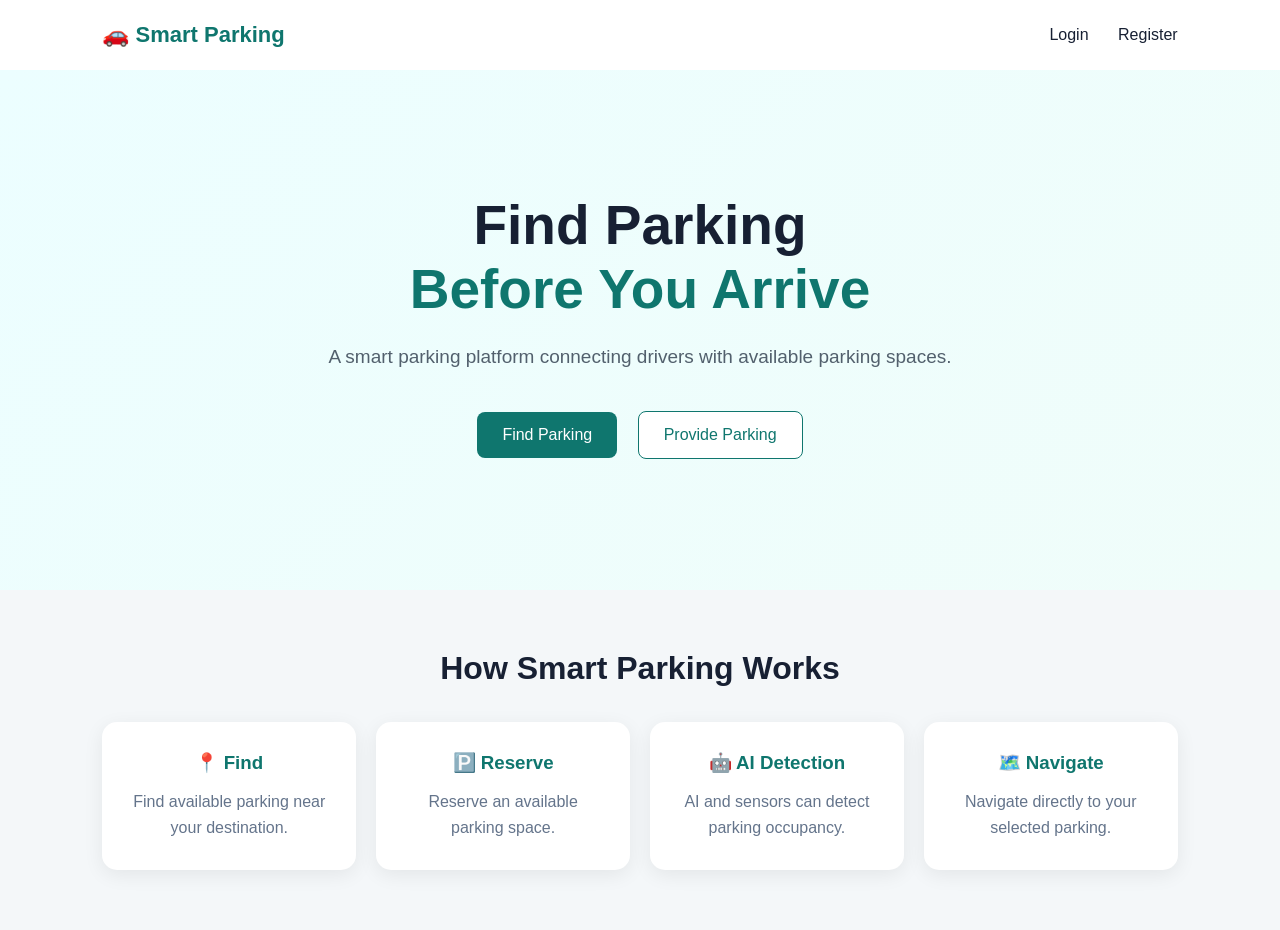
<file: frontend/index.html>
<!DOCTYPE html>
<html lang="en">

<head>
    <meta charset="UTF-8">

    <meta name="viewport"
          content="width=device-width, initial-scale=1.0">

    <title>Smart Parking</title>

    <link rel="stylesheet"
          href="css/style.css">
</head>

<body>

<header>

    <div class="logo">
        🚗 Smart Parking
    </div>

    <nav>
        <a href="login.html">Login</a>
        <a href="register.html">Register</a>
    </nav>

</header>


<section class="hero">

    <div class="hero-content">

        <h1>
            Find Parking
            <span>Before You Arrive</span>
        </h1>

        <p>
            A smart parking platform connecting
            drivers with available parking spaces.
        </p>

        <div class="buttons">

            <a href="login.html"
               class="btn">
                Find Parking
            </a>

            <a href="register.html"
               class="btn secondary">
                Provide Parking
            </a>

        </div>

    </div>

</section>


<section class="features">

    <h2>How Smart Parking Works</h2>

    <div class="feature-container">

        <div class="feature-card">

            <h3>📍 Find</h3>

            <p>
                Find available parking
                near your destination.
            </p>

        </div>


        <div class="feature-card">

            <h3>🅿️ Reserve</h3>

            <p>
                Reserve an available
                parking space.
            </p>

        </div>


        <div class="feature-card">

            <h3>🤖 AI Detection</h3>

            <p>
                AI and sensors can
                detect parking occupancy.
            </p>

        </div>


        <div class="feature-card">

            <h3>🗺️ Navigate</h3>

            <p>
                Navigate directly to
                your selected parking.
            </p>

        </div>

    </div>

</section>

</body>
</html>
</file>
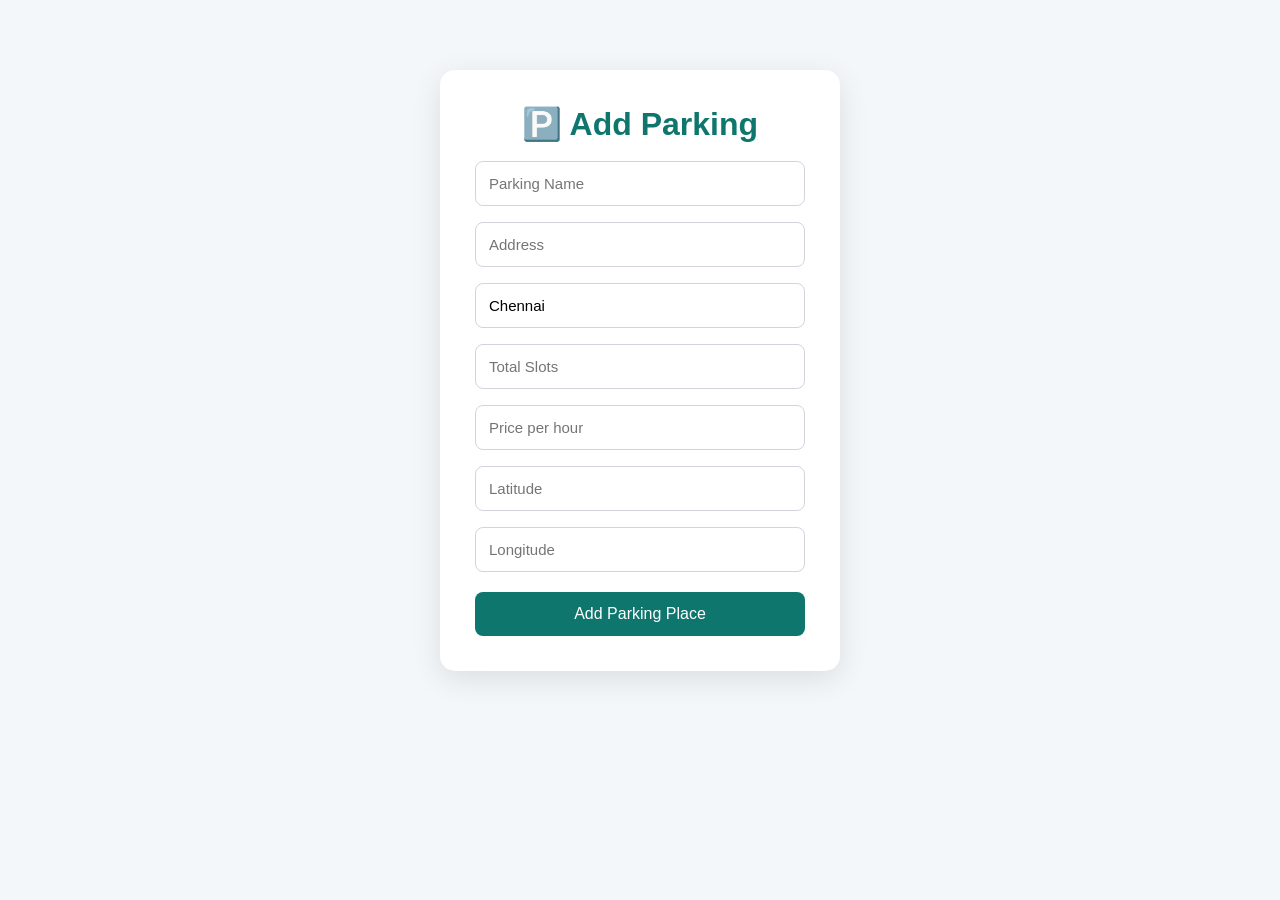
<file: frontend/add-parking.html>
<!DOCTYPE html>
<html>

<head>

    <title>Add Parking</title>

    <link rel="stylesheet"
          href="css/style.css">

</head>

<body>

<div class="container">

    <h1>🅿️ Add Parking</h1>

    <input
        id="name"
        placeholder="Parking Name">

    <input
        id="address"
        placeholder="Address">

    <input
        id="city"
        value="Chennai"
        placeholder="City">

    <input
        id="slots"
        type="number"
        placeholder="Total Slots">

    <input
        id="price"
        type="number"
        placeholder="Price per hour">

    <input
        id="latitude"
        type="number"
        step="any"
        placeholder="Latitude">

    <input
        id="longitude"
        type="number"
        step="any"
        placeholder="Longitude">


    <button onclick="addParking()">
        Add Parking Place
    </button>


    <p id="message"></p>

</div>


<script>

async function addParking() {

    const token =
        localStorage.getItem("token");


    const data = {

        action: "add",

        name:
            document.getElementById(
                "name"
            ).value,

        address:
            document.getElementById(
                "address"
            ).value,

        city:
            document.getElementById(
                "city"
            ).value,

        totalSlots:
            Number(
                document.getElementById(
                    "slots"
                ).value
            ),

        availableSlots:
            Number(
                document.getElementById(
                    "slots"
                ).value
            ),

        price:
            Number(
                document.getElementById(
                    "price"
                ).value
            ),

        latitude:
            Number(
                document.getElementById(
                    "latitude"
                ).value
            ),

        longitude:
            Number(
                document.getElementById(
                    "longitude"
                ).value
            )

    };


    const response =
        await fetch(
            "/api/parking",
            {

                method: "POST",

                headers: {

                    "Content-Type":
                        "application/json",

                    Authorization:
                        "Bearer " + token

                },

                body:
                    JSON.stringify(data)

            }
        );


    const result =
        await response.json();


    document.getElementById("message")
        .innerText =
        result.message;


    if (response.ok) {

        setTimeout(() => {

            window.location.href =
                "owner.html";

        }, 1000);

    }

}

</script>

</body>

</html>
</file>
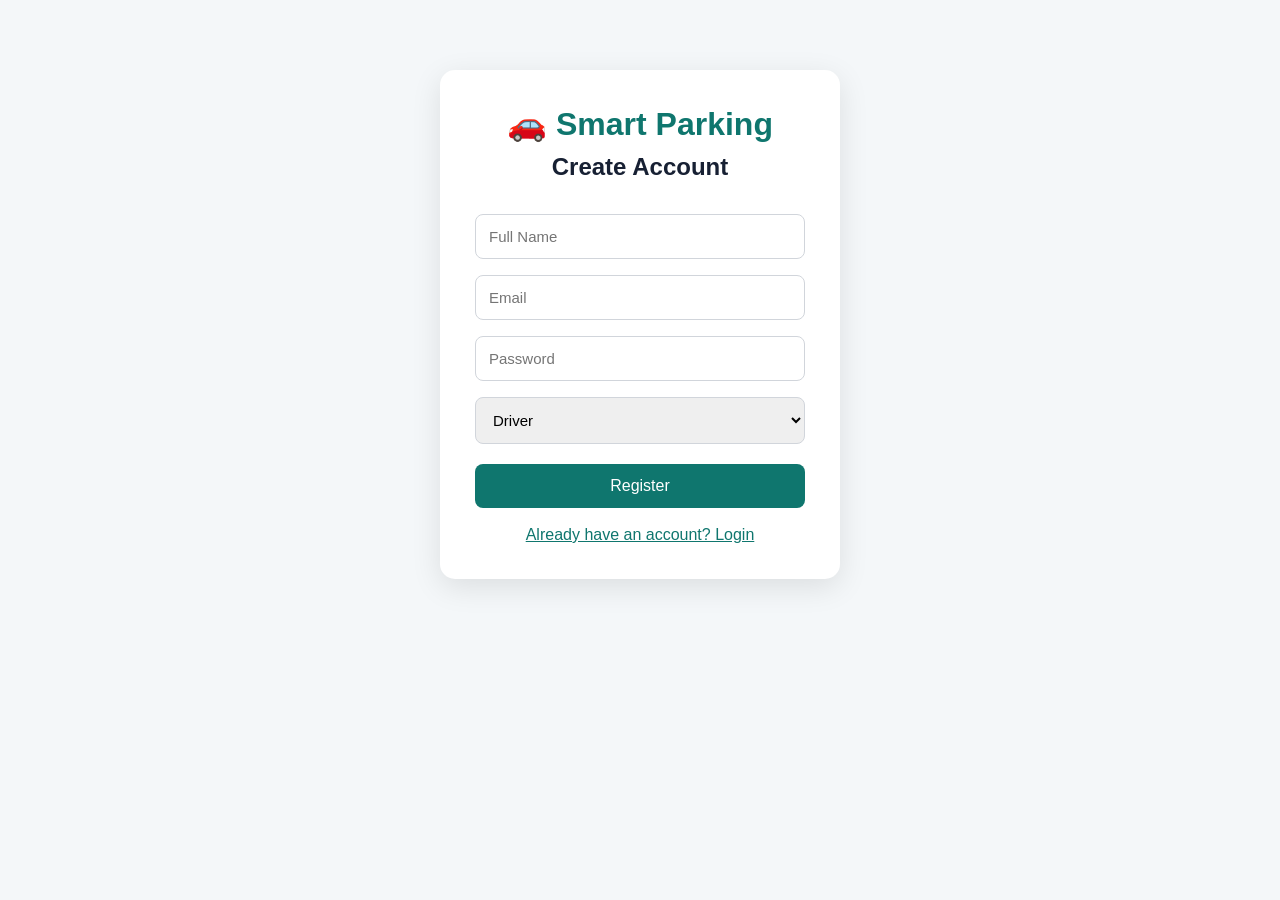
<file: frontend/login.html>
<!DOCTYPE html>
<html>

<head>

    <title>Register - Smart Parking</title>

    <link rel="stylesheet"
          href="css/style.css">

</head>

<body>

<div class="container">

    <h1>🚗 Smart Parking</h1>

    <h2>Create Account</h2>

    <input
        id="name"
        type="text"
        placeholder="Full Name">

    <input
        id="email"
        type="email"
        placeholder="Email">

    <input
        id="password"
        type="password"
        placeholder="Password">


    <select id="role">

        <option value="driver">
            Driver
        </option>

        <option value="owner">
            Parking Owner
        </option>

    </select>


    <button onclick="register()">
        Register
    </button>

    <p id="message"></p>


    <a href="login.html">
        Already have an account? Login
    </a>

</div>


<script>

async function register() {

    const name =
        document.getElementById("name").value;

    const email =
        document.getElementById("email").value;

    const password =
        document.getElementById("password").value;

    const role =
        document.getElementById("role").value;


    if (
        !name ||
        !email ||
        !password
    ) {

        document.getElementById("message")
            .innerText =
            "Please fill all fields.";

        return;
    }


    const response =
        await fetch(
            "/api/auth",
            {

                method: "POST",

                headers: {
                    "Content-Type":
                        "application/json"
                },

                body: JSON.stringify({

                    action: "register",

                    name,
                    email,
                    password,
                    role

                })

            }
        );


    const data =
        await response.json();


    document.getElementById("message")
        .innerText =
        data.message;


    if (response.ok) {

        setTimeout(() => {

            window.location.href =
                "login.html";

        }, 1000);

    }

}

</script>

</body>

</html>
</file>
<file: frontend/css/style.css>
* {
    margin: 0;
    padding: 0;
    box-sizing: border-box;
}

body {
    font-family: Arial, sans-serif;
    background: #f4f7f9;
    color: #172033;
}


/* HEADER */

header {
    height: 70px;

    display: flex;
    justify-content: space-between;
    align-items: center;

    padding: 0 8%;

    background: white;

    box-shadow:
        0 2px 10px rgba(0,0,0,0.08);
}

.logo {
    font-size: 22px;
    font-weight: bold;
    color: #0f766e;
}

nav a {
    text-decoration: none;
    margin-left: 25px;
    color: #172033;
    font-weight: 500;
}


/* HERO */

.hero {

    min-height: 520px;

    display: flex;

    align-items: center;

    justify-content: center;

    text-align: center;

    padding: 40px;

    background:
        linear-gradient(
            135deg,
            #ecfeff,
            #f0fdfa
        );
}

.hero-content {
    max-width: 800px;
}

.hero h1 {
    font-size: 55px;
    margin-bottom: 20px;
}

.hero h1 span {
    display: block;
    color: #0f766e;
}

.hero p {
    font-size: 19px;
    line-height: 1.7;
    color: #52606d;
}

.buttons {
    margin-top: 30px;
}

.btn {
    display: inline-block;

    padding: 14px 25px;

    margin: 8px;

    border-radius: 8px;

    text-decoration: none;

    background: #0f766e;

    color: white;
}

.btn.secondary {
    background: white;

    color: #0f766e;

    border: 1px solid #0f766e;
}


/* FEATURES */

.features {

    padding: 60px 8%;

    text-align: center;
}

.features h2 {
    font-size: 32px;
    margin-bottom: 35px;
}

.feature-container {

    display: grid;

    grid-template-columns:
        repeat(4, 1fr);

    gap: 20px;
}

.feature-card {

    background: white;

    padding: 30px;

    border-radius: 15px;

    box-shadow:
        0 5px 20px
        rgba(0,0,0,0.07);
}

.feature-card h3 {
    margin-bottom: 15px;
    color: #0f766e;
}

.feature-card p {
    line-height: 1.6;
    color: #64748b;
}


/* FORMS */

.container {

    width: 400px;

    max-width: 90%;

    margin: 70px auto;

    padding: 35px;

    background: white;

    border-radius: 15px;

    box-shadow:
        0 8px 30px
        rgba(0,0,0,0.1);
}

.container h1 {
    text-align: center;
    color: #0f766e;
    margin-bottom: 10px;
}

.container h2 {
    text-align: center;
    margin-bottom: 25px;
}

input,
select {

    width: 100%;

    padding: 13px;

    margin: 8px 0;

    border:
        1px solid #d1d5db;

    border-radius: 8px;

    font-size: 15px;
}

button {

    width: 100%;

    padding: 13px;

    margin-top: 12px;

    border: none;

    border-radius: 8px;

    background: #0f766e;

    color: white;

    font-size: 16px;

    cursor: pointer;
}

button:hover {
    background: #115e59;
}

.container a {

    display: block;

    text-align: center;

    margin-top: 18px;

    color: #0f766e;
}


/* DASHBOARD */

.dashboard {

    max-width: 1100px;

    margin: auto;

    padding: 30px;
}

.card {

    background: white;

    padding: 20px;

    margin: 15px 0;

    border-radius: 12px;

    box-shadow:
        0 4px 15px
        rgba(0,0,0,0.07);
}

.card h3 {
    color: #0f766e;
    margin-bottom: 10px;
}

@media(max-width: 800px) {

    .feature-container {
        grid-template-columns: 1fr;
    }

    .hero h1 {
        font-size: 38px;
    }
}
</file>
